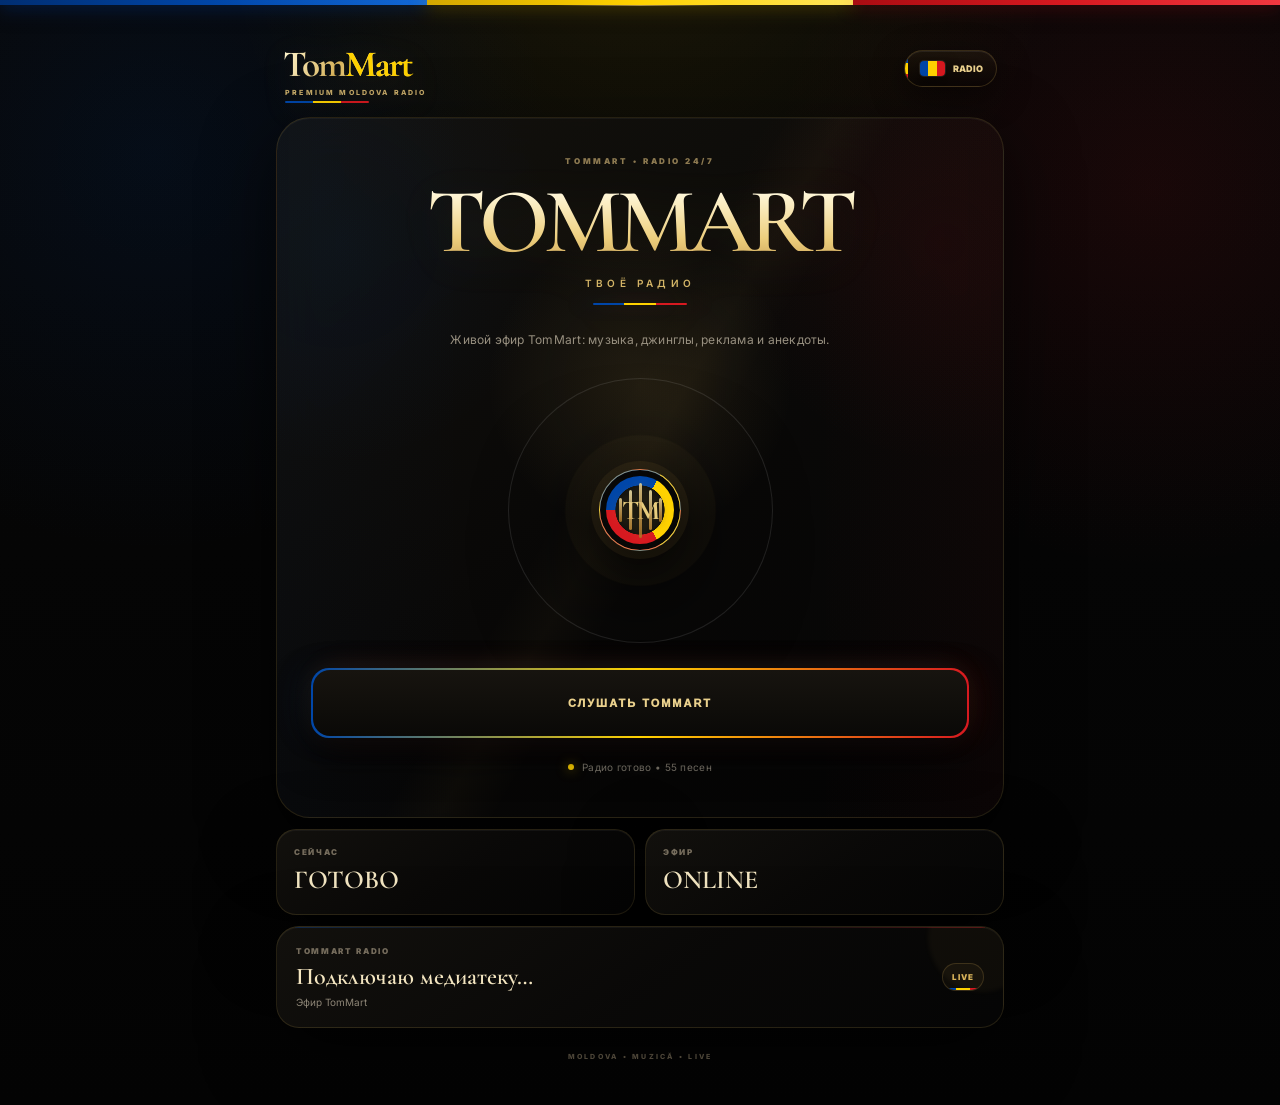
<file: index.html>
<!doctype html>
<html lang="ru"><head><meta charset="utf-8"><meta name="viewport" content="width=device-width,initial-scale=1,viewport-fit=cover"><meta name="theme-color" content="#050913"><meta name="apple-mobile-web-app-capable" content="yes"><meta name="apple-mobile-web-app-status-bar-style" content="black-translucent"><meta name="format-detection" content="telephone=no"><title>TomMart Radio — 24/7</title><style>
:root{--b:#0046a8;--y:#ffd200;--r:#d71920;--bg:#050913;--panel:#0d1426dd;--t:#f7f8fb;--m:#9da7b9;--line:#ffffff18}*{box-sizing:border-box}html,body{margin:0;min-height:100%;background:var(--bg);color:var(--t);font-family:-apple-system,BlinkMacSystemFont,"Segoe UI",sans-serif}body{min-height:100dvh;background:radial-gradient(circle at 15% 10%,#0046a844,transparent 34%),radial-gradient(circle at 85% 16%,#d7192033,transparent 30%),linear-gradient(#071020,#040711);overscroll-behavior:none}.flag{position:fixed;top:0;left:0;right:0;height:6px;display:grid;grid-template-columns:repeat(3,1fr);z-index:10}.flag i:nth-child(1),.mf i:nth-child(1),.core i:nth-child(1){background:var(--b)}.flag i:nth-child(2),.mf i:nth-child(2),.core i:nth-child(2){background:var(--y)}.flag i:nth-child(3),.mf i:nth-child(3),.core i:nth-child(3){background:var(--r)}.app{width:min(100%,620px);margin:auto;padding:max(25px,env(safe-area-inset-top)) 15px max(30px,env(safe-area-inset-bottom))}.top{display:flex;justify-content:space-between;align-items:center;margin:7px 3px 16px}.brand{font-size:26px;font-weight:950;letter-spacing:-.06em}.brand span,.brand b{color:var(--y)}.pill{display:flex;align-items:center;gap:8px;padding:9px 12px;border:1px solid var(--line);border-radius:999px;background:#ffffff0d;font-size:10px;font-weight:900}.mf{width:25px;height:15px;display:grid;grid-template-columns:repeat(3,1fr);overflow:hidden;border-radius:3px}.card{border:1px solid var(--line);border-radius:30px;background:linear-gradient(145deg,#111c34ed,#080d1bed);padding:25px 20px 20px;box-shadow:0 30px 90px #0008;text-align:center}.k{color:#b5bfd0;font-size:10px;font-weight:900;letter-spacing:.16em}.card h1{margin:13px 0 0;font-size:clamp(38px,11vw,64px);line-height:.92;letter-spacing:-.06em}.card h1 em{font-style:normal;color:var(--y);font-size:.42em;letter-spacing:.02em}.lead{color:var(--m);font-size:13px;line-height:1.5;margin:16px auto 0;max-width:450px}.disc{width:min(52vw,210px);aspect-ratio:1;margin:21px auto 18px;border-radius:50%;display:grid;place-items:center;position:relative;background:radial-gradient(circle,#ffffff12 0 30%,#ffffff05 31% 50%,transparent 51%);border:1px solid #ffffff1a}.core{width:60px;height:60px;border-radius:50%;display:grid;grid-template-columns:repeat(3,1fr);overflow:hidden}.eq{position:absolute;display:flex;gap:6px;align-items:center}.eq i{width:5px;height:24px;border-radius:9px;background:#fff;animation:eq .9s ease-in-out infinite}.eq i:nth-child(2n){height:40px;background:var(--y);animation-delay:-.25s}.eq i:nth-child(3n){height:55px;animation-delay:-.5s}.main{width:100%;min-height:68px;border:0;border-radius:20px;background:linear-gradient(90deg,var(--b) 0 33%,var(--y) 33% 66%,var(--r) 66%);position:relative;cursor:pointer;touch-action:manipulation}.main:before{content:"";position:absolute;inset:2px;border-radius:18px;background:#f5f5f5}.main span{position:relative;z-index:1;font-weight:950;font-size:14px;letter-spacing:.05em;color:#07101f}.main:disabled{opacity:.55}.status{min-height:39px;margin-top:10px;display:flex;align-items:center;justify-content:center;gap:8px;color:#a9b3c4;font-size:12px}.dot{width:8px;height:8px;border-radius:50%;background:#6b7588}.dot.ok{background:#43d17d;box-shadow:0 0 12px #43d17d77}.dot.warn{background:var(--y)}.dot.bad{background:#ff4550}.grid{display:grid;grid-template-columns:1fr 1fr;gap:10px;margin-top:11px}.box,.now{border:1px solid var(--line);background:var(--panel);border-radius:20px}.box{padding:15px;min-height:82px}.box small,.now small{display:block;color:#77839a;font-size:9px;font-weight:900;letter-spacing:.13em}.box strong{display:block;margin-top:7px;font-size:17px}.now{margin-top:10px;padding:16px;display:flex;justify-content:space-between;align-items:center;gap:12px;text-align:left}.now strong{display:block;margin-top:6px;font-size:15px}.now p{margin:5px 0 0;color:#8d98aa;font-size:11px}.chip{padding:8px 9px;border:1px solid var(--line);border-radius:999px;font-size:9px;font-weight:900}.chip.hot{background:#d7192022}.hidden{display:none!important}.studio,.playlist,.mic,.note{display:none!important}@keyframes eq{0%,100%{transform:scaleY(.55);opacity:.55}50%{transform:scaleY(1.35);opacity:1}}@media(max-width:380px){.app{padding-left:10px;padding-right:10px}.card{padding:21px 15px 17px}.disc{width:48vw}.card h1{font-size:37px}}
</style></head><body><div class="flag"><i></i><i></i><i></i></div><main class="app"><header class="top"><div class="brand">Tom<b>Mart</b></div><div class="pill"><span class="mf"><i></i><i></i><i></i></span><span id="pillText">RADIO</span></div></header><section class="card"><div class="k" id="kicker">TOMMART • RADIO 24/7</div><h1 id="title">TOMMART<br><em>ТВОЁ РАДИО</em></h1><p class="lead" id="lead">Музыка, фирменные джинглы, реклама и программа «Анекдоты» в одном эфире.</p><div class="disc" id="disc"><div class="core"><i></i><i></i><i></i></div><div class="eq"><i></i><i></i><i></i><i></i><i></i></div></div><button class="main" id="mainBtn" disabled><span id="mainBtnText">ЗАГРУЖАЮ РАДИО…</span></button><div class="status"><span class="dot" id="dot"></span><span id="statusText">Подготавливаю эфир…</span></div></section><section class="grid"><article class="box"><small id="leftLabel">СЕЙЧАС</small><strong id="leftValue">ЗАГРУЗКА</strong></article><article class="box"><small id="rightLabel">ЭФИР</small><strong id="rightValue">24/7</strong></article></section><section class="now"><div><small>TOMMART RADIO</small><strong id="nowTitle">Подключаю медиатеку…</strong><p id="nowSub">Эфир TomMart</p></div><div class="chip" id="chip">LIVE</div></section><div id="micPanel" class="hidden"></div><div id="studioCard" class="hidden"></div><div id="playlistCard" class="hidden"></div><div id="note" class="hidden"></div></main><audio id="musicAudio" playsinline preload="metadata"></audio><script src="app.js?v=20261030-dj2"></script></body></html>
</file>
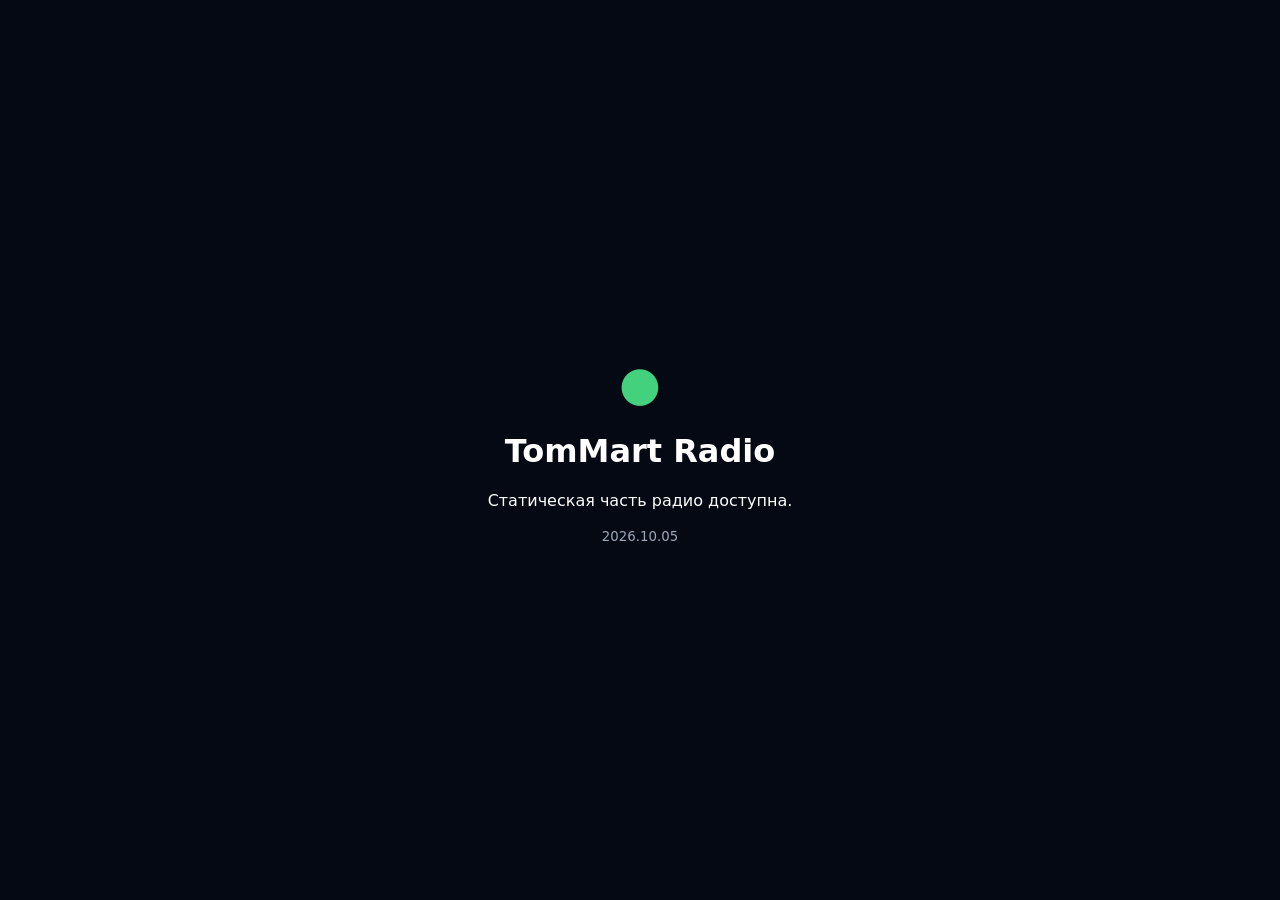
<file: status.html>
<!doctype html><html lang="ru"><head><meta charset="utf-8"><meta name="viewport" content="width=device-width,initial-scale=1"><title>TomMart Status</title><style>body{margin:0;background:#050913;color:#fff;font:16px system-ui;display:grid;place-items:center;min-height:100vh}.c{padding:28px;text-align:center}.ok{color:#43d17d;font-size:48px}small{color:#9da7b9}</style></head><body><div class="c"><div class="ok">●</div><h1>TomMart Radio</h1><p>Статическая часть радио доступна.</p><small>2026.10.05</small></div></body></html>
</file>
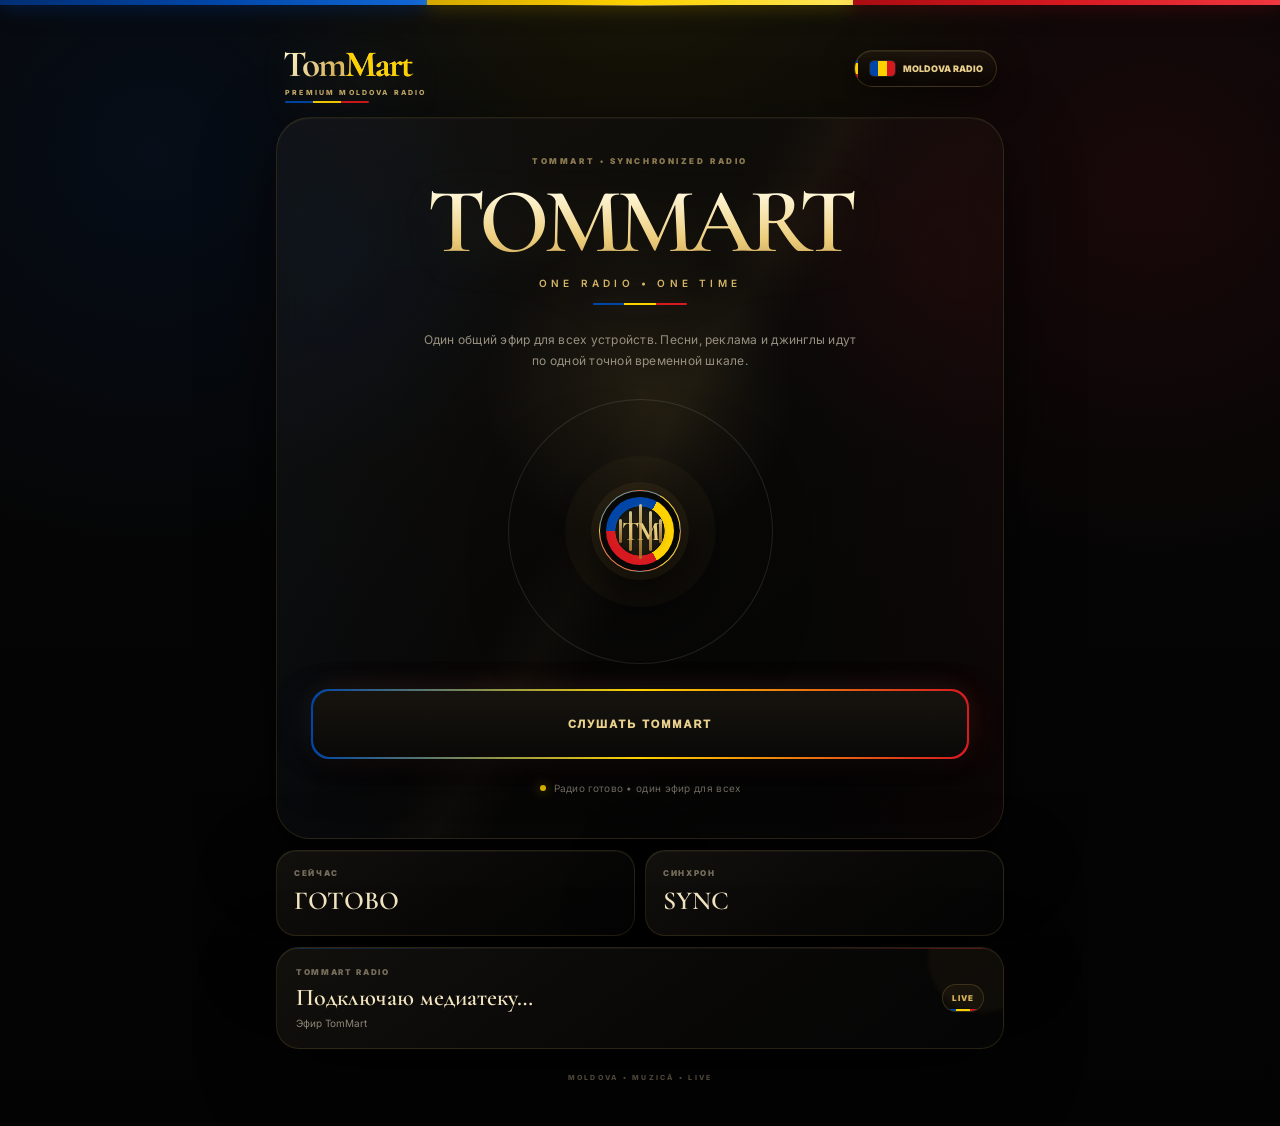
<file: v15.html>
<!doctype html><html><head><meta charset="utf-8"><meta name="viewport" content="width=device-width,initial-scale=1"><title>TomMart v15 Sync</title></head><body style="margin:0;background:#050505;color:#d8b35a;font-family:system-ui;display:grid;place-items:center;min-height:100vh"><div id="loading">TomMart загружается…</div><script>fetch('index.html?fresh=20260811-15',{cache:'no-store'}).then(r=>r.text()).then(h=>{h=h.replace(/<script src="https:\/\/unpkg\.com\/peerjs[^>]+><\/script>/,'');h=h.replace(/<script src="app\.js\?v=[^"']+"><\/script>/,'<script src="app-v15.js?v=20260811-15"><\/script>');document.open();document.write(h);document.close()}).catch(()=>{document.getElementById('loading').textContent='Ошибка загрузки TomMart'})</script></body></html>
</file>
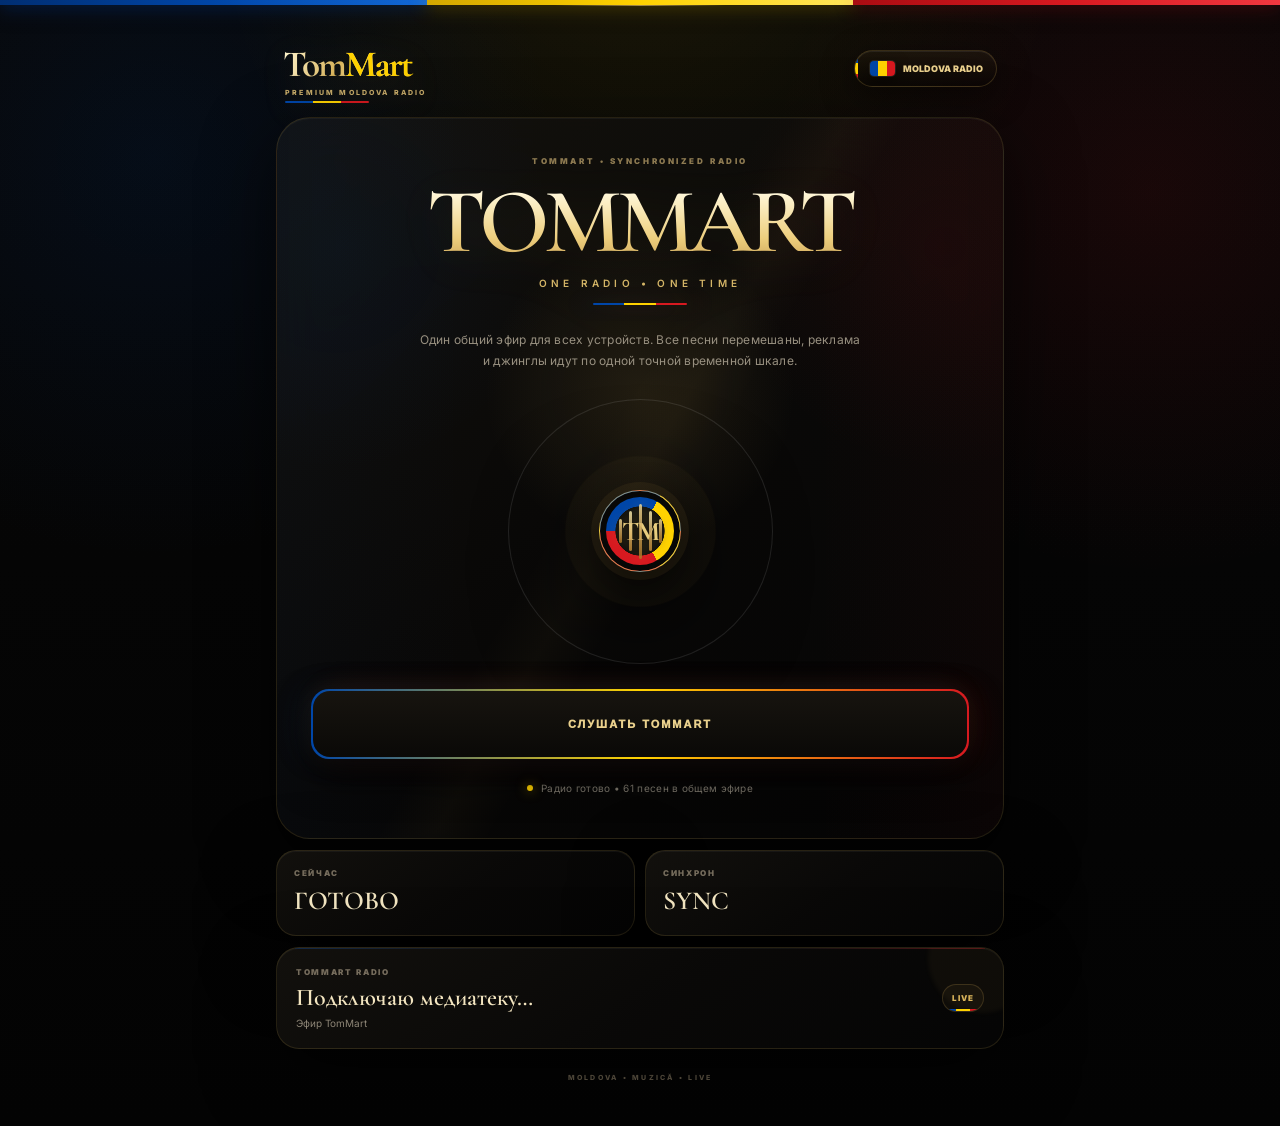
<file: v16.html>
<!doctype html><html><head><meta charset="utf-8"><meta name="viewport" content="width=device-width,initial-scale=1"><title>TomMart v16 Sync</title></head><body style="margin:0;background:#050505;color:#d8b35a;font-family:system-ui;display:grid;place-items:center;min-height:100vh"><div id="loading">TomMart загружается…</div><script>fetch('index.html?fresh=20260811-16',{cache:'no-store'}).then(r=>r.text()).then(h=>{h=h.replace(/<script src="https:\/\/unpkg\.com\/peerjs[^>]+><\/script>/,'');h=h.replace(/<script src="app\.js\?v=[^"']+"><\/script>/,'<script src="app-v16.js?v=20260811-16"><\/script>');document.open();document.write(h);document.close()}).catch(()=>{document.getElementById('loading').textContent='Ошибка загрузки TomMart'})</script></body></html>
</file>
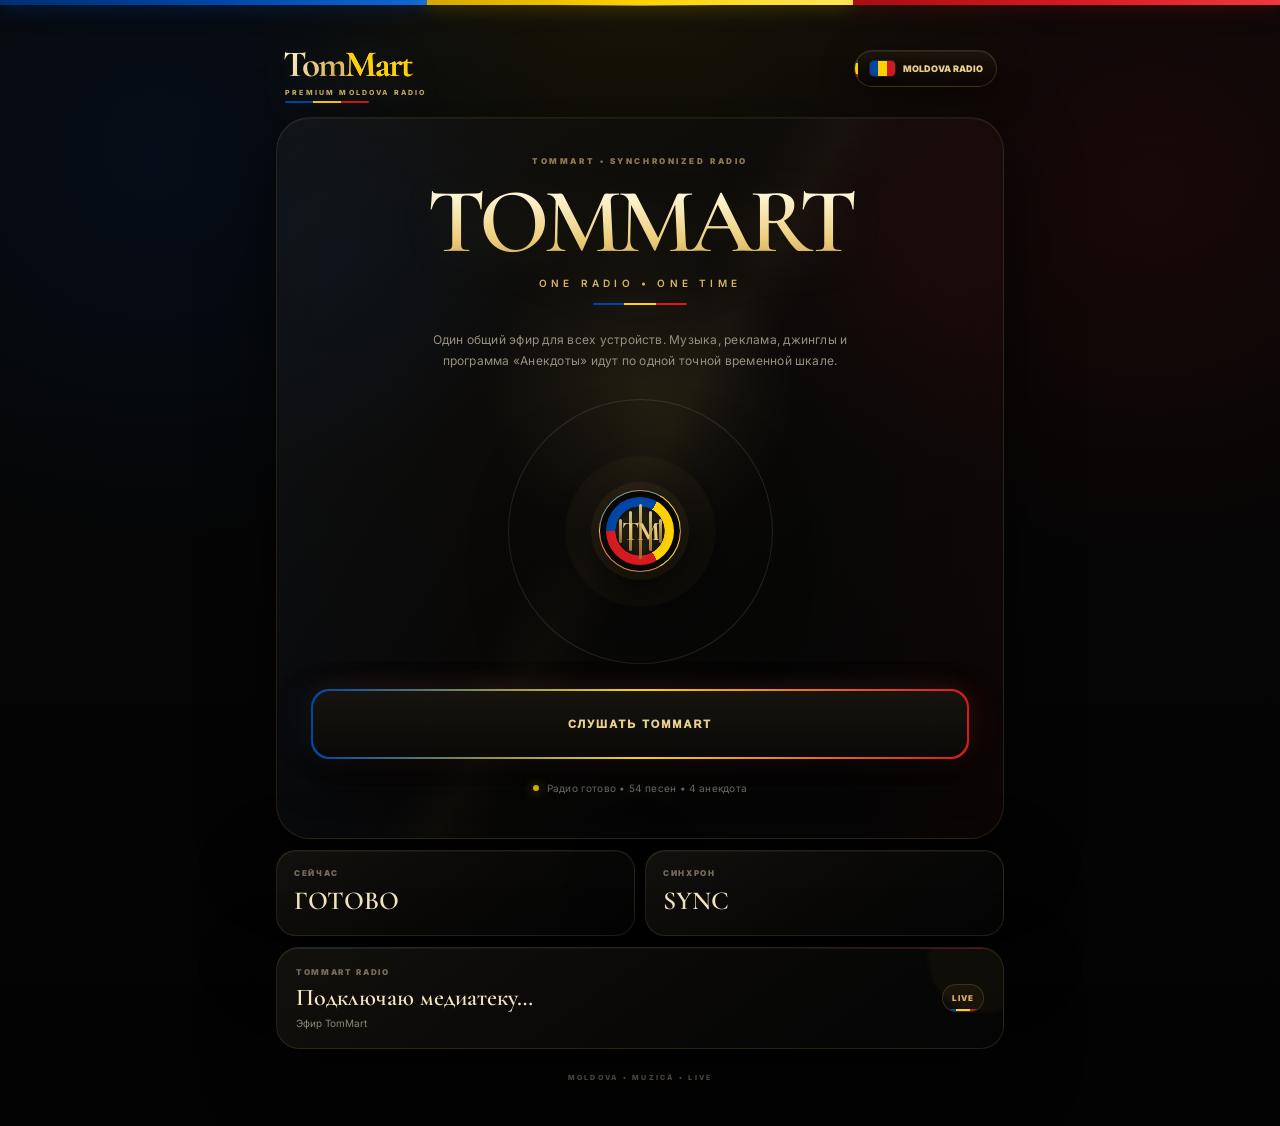
<file: v17.html>
<!doctype html><html><head><meta charset="utf-8"><meta name="viewport" content="width=device-width,initial-scale=1"><title>TomMart v17 Sync</title></head><body style="margin:0;background:#050505;color:#d8b35a;font-family:system-ui;display:grid;place-items:center;min-height:100vh"><div id="loading">TomMart загружается…</div><script>fetch('index.html?fresh=20260814-17',{cache:'no-store'}).then(r=>r.text()).then(h=>{h=h.replace(/<script src="https:\/\/unpkg\.com\/peerjs[^>]+><\/script>/,'');h=h.replace(/<script src="app\.js\?v=[^"']+"><\/script>/,'<script src="app-v17.js?v=20260814-17"><\/script>');document.open();document.write(h);document.close()}).catch(()=>{document.getElementById('loading').textContent='Ошибка загрузки TomMart'})</script></body></html>
</file>
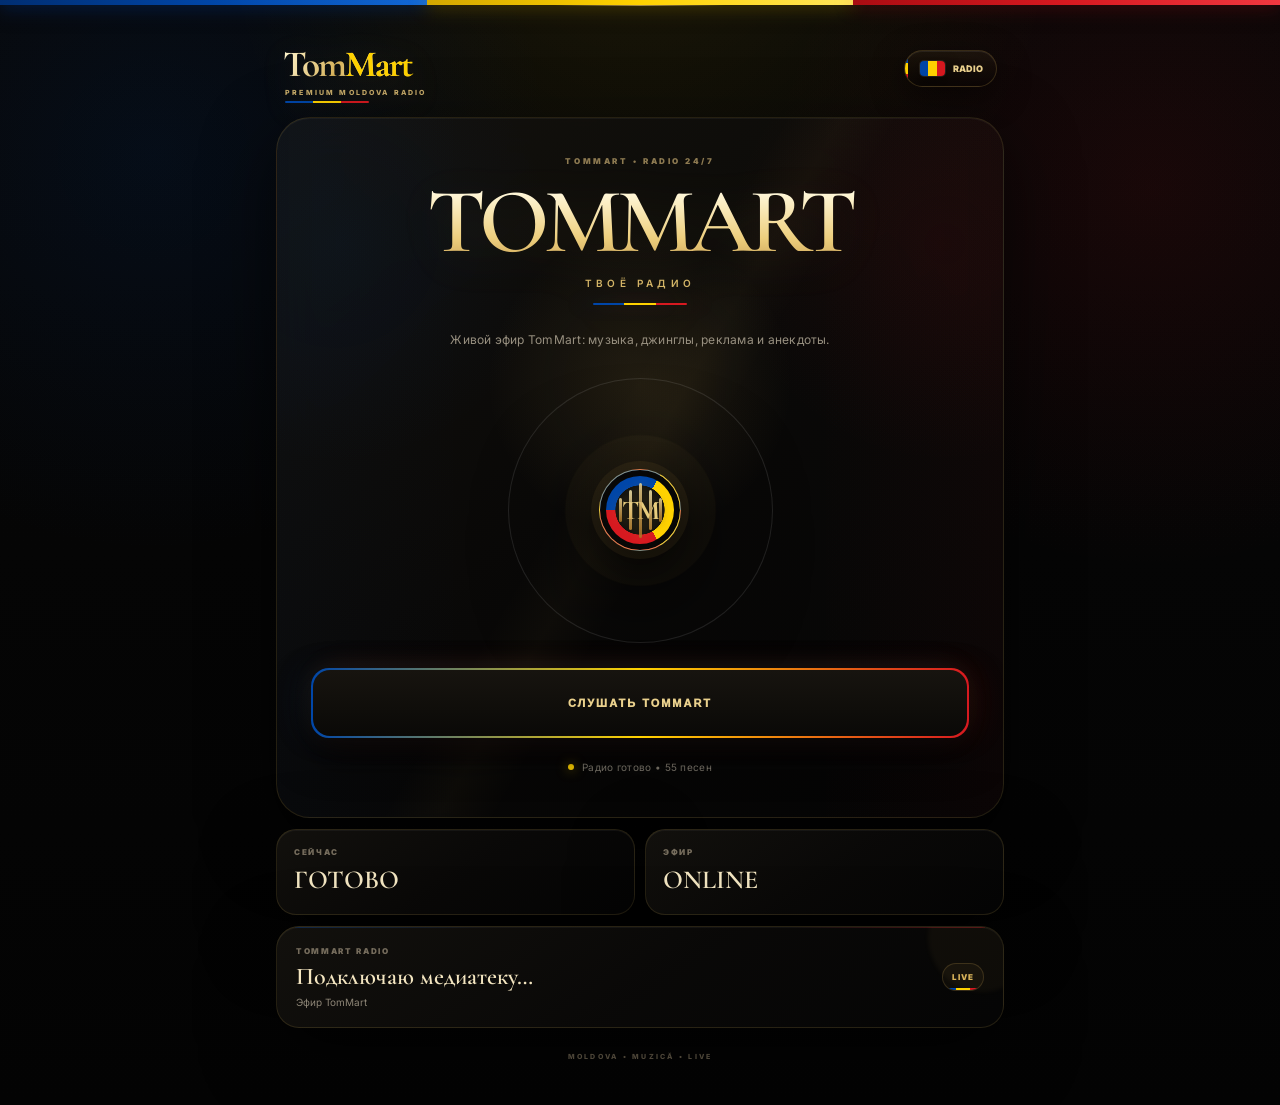
<file: v6.html>
<!doctype html><html><head><meta charset="utf-8"><meta name="viewport" content="width=device-width,initial-scale=1"><title>TomMart v6</title></head><body style="margin:0;background:#050913;color:white;font-family:system-ui;display:grid;place-items:center;min-height:100vh"><div id="loading">TomMart загружается…</div><script>fetch('index.html?fresh=20260810-6',{cache:'no-store'}).then(r=>r.text()).then(h=>{h=h.replace(/app\.js\?v=[^"']+/g,'app.js?v=20260810-6');document.open();document.write(h);document.close()}).catch(()=>{document.getElementById('loading').textContent='Ошибка загрузки TomMart'})</script></body></html>
</file>
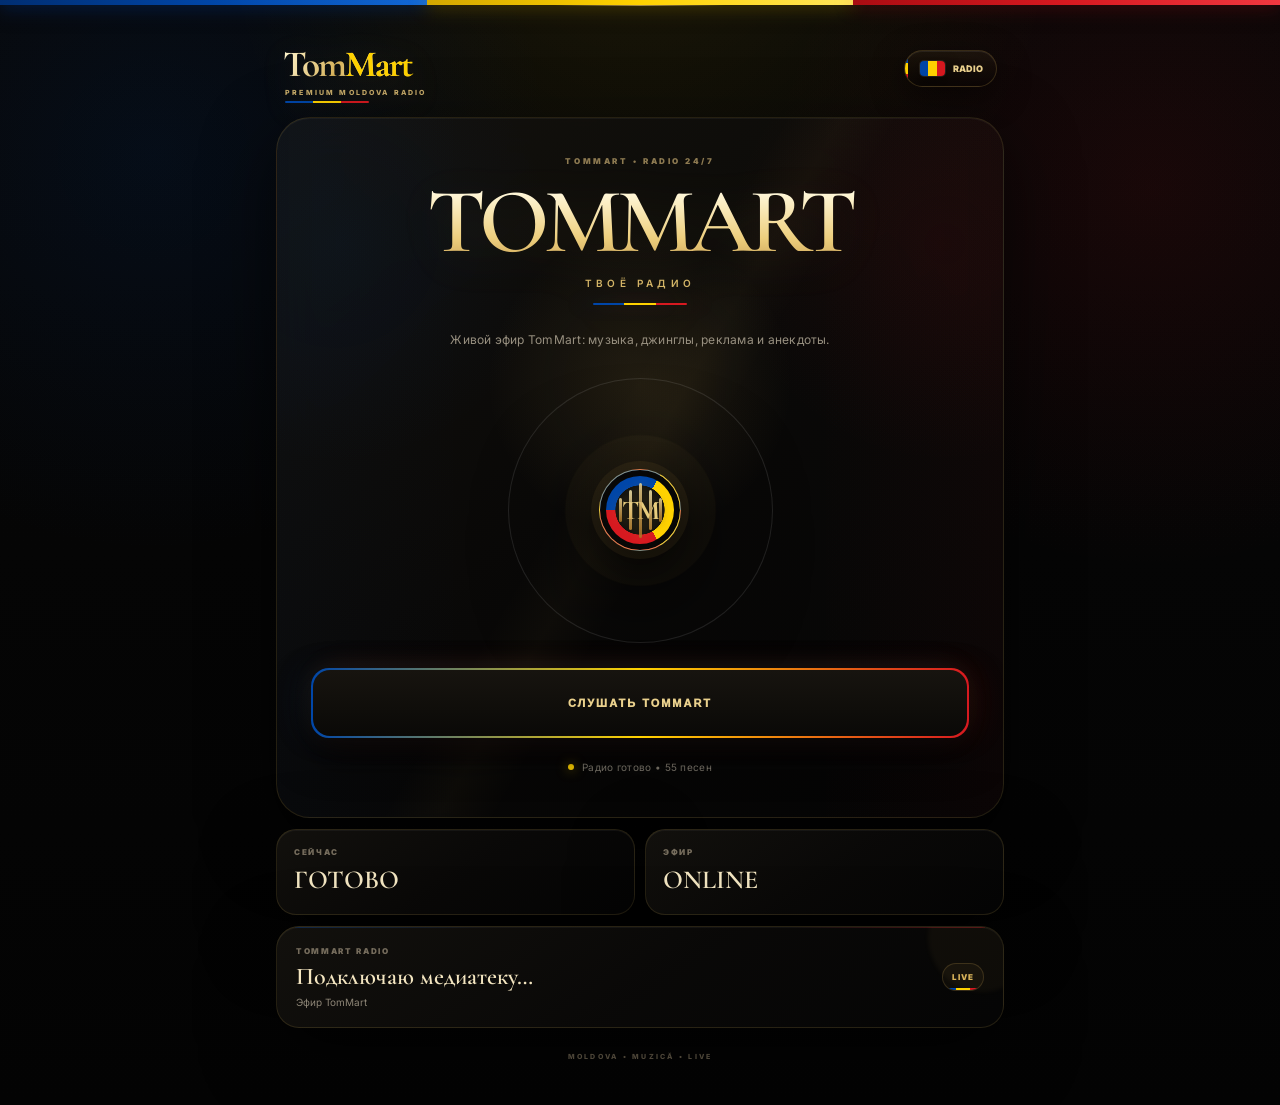
<file: v7.html>
<!doctype html><html><head><meta charset="utf-8"><meta name="viewport" content="width=device-width,initial-scale=1"><title>TomMart v7</title></head><body style="margin:0;background:#050913;color:white;font-family:system-ui;display:grid;place-items:center;min-height:100vh"><div id="loading">TomMart загружается…</div><script>fetch('index.html?fresh=20260810-7',{cache:'no-store'}).then(r=>r.text()).then(h=>{h=h.replace(/app\.js\?v=[^"']+/g,'app.js?v=20260810-7');document.open();document.write(h);document.close()}).catch(()=>{document.getElementById('loading').textContent='Ошибка загрузки TomMart'})</script></body></html>
</file>
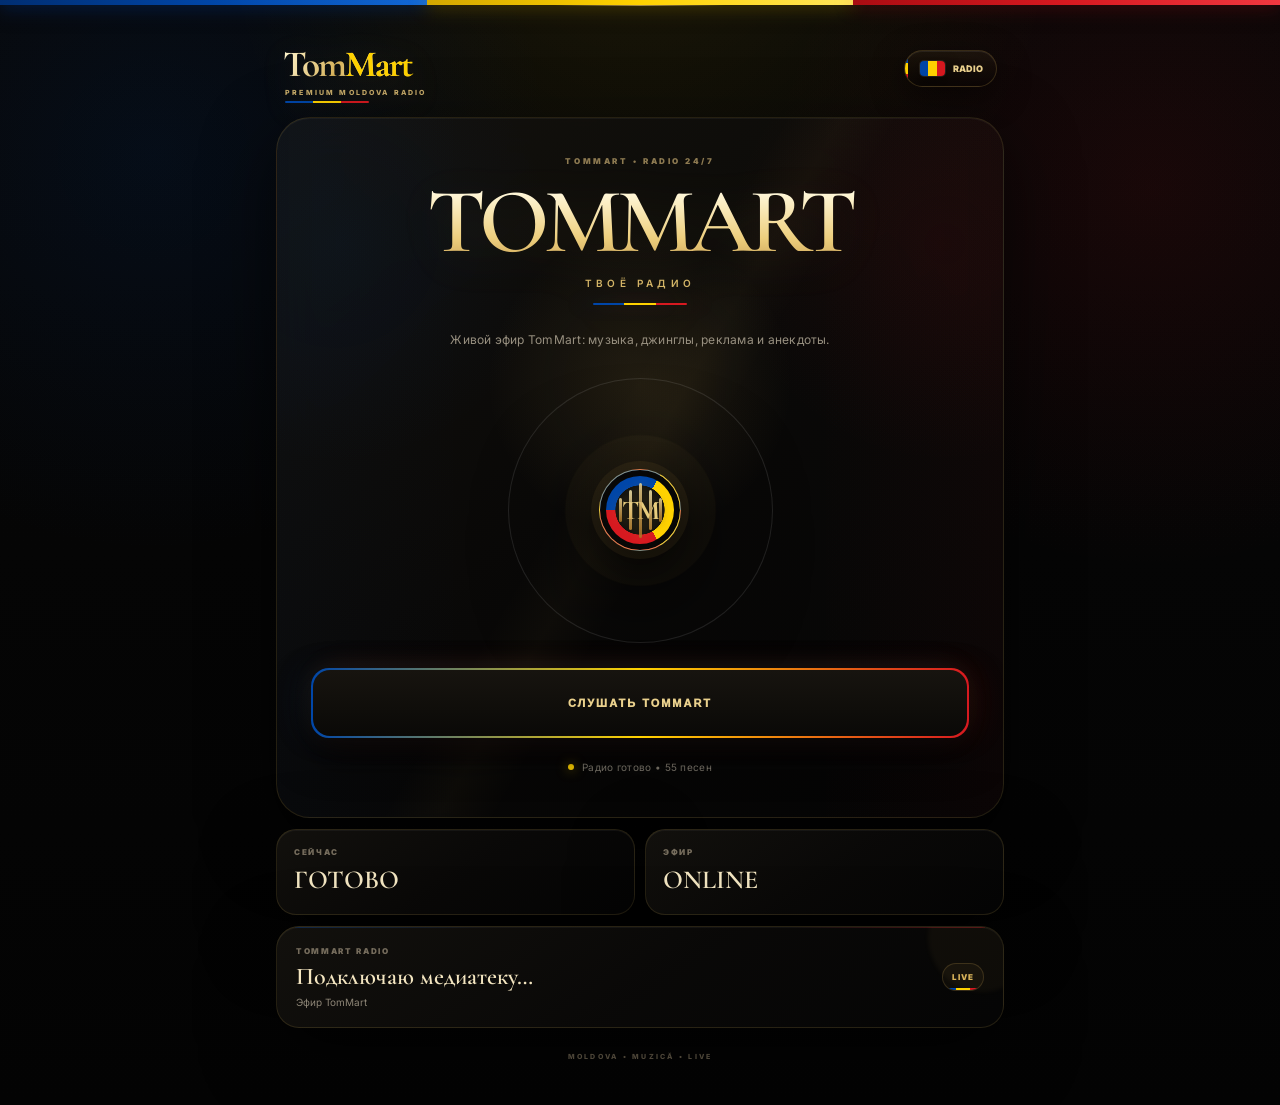
<file: v8.html>
<!doctype html><html><head><meta charset="utf-8"><meta name="viewport" content="width=device-width,initial-scale=1"><title>TomMart v8</title></head><body style="margin:0;background:#050913;color:white;font-family:system-ui;display:grid;place-items:center;min-height:100vh"><div id="loading">TomMart загружается…</div><script>fetch('index.html?fresh=20260810-8',{cache:'no-store'}).then(r=>r.text()).then(h=>{h=h.replace(/app\.js\?v=[^"']+/g,'app.js?v=20260810-8');document.open();document.write(h);document.close()}).catch(()=>{document.getElementById('loading').textContent='Ошибка загрузки TomMart'})</script></body></html>
</file>
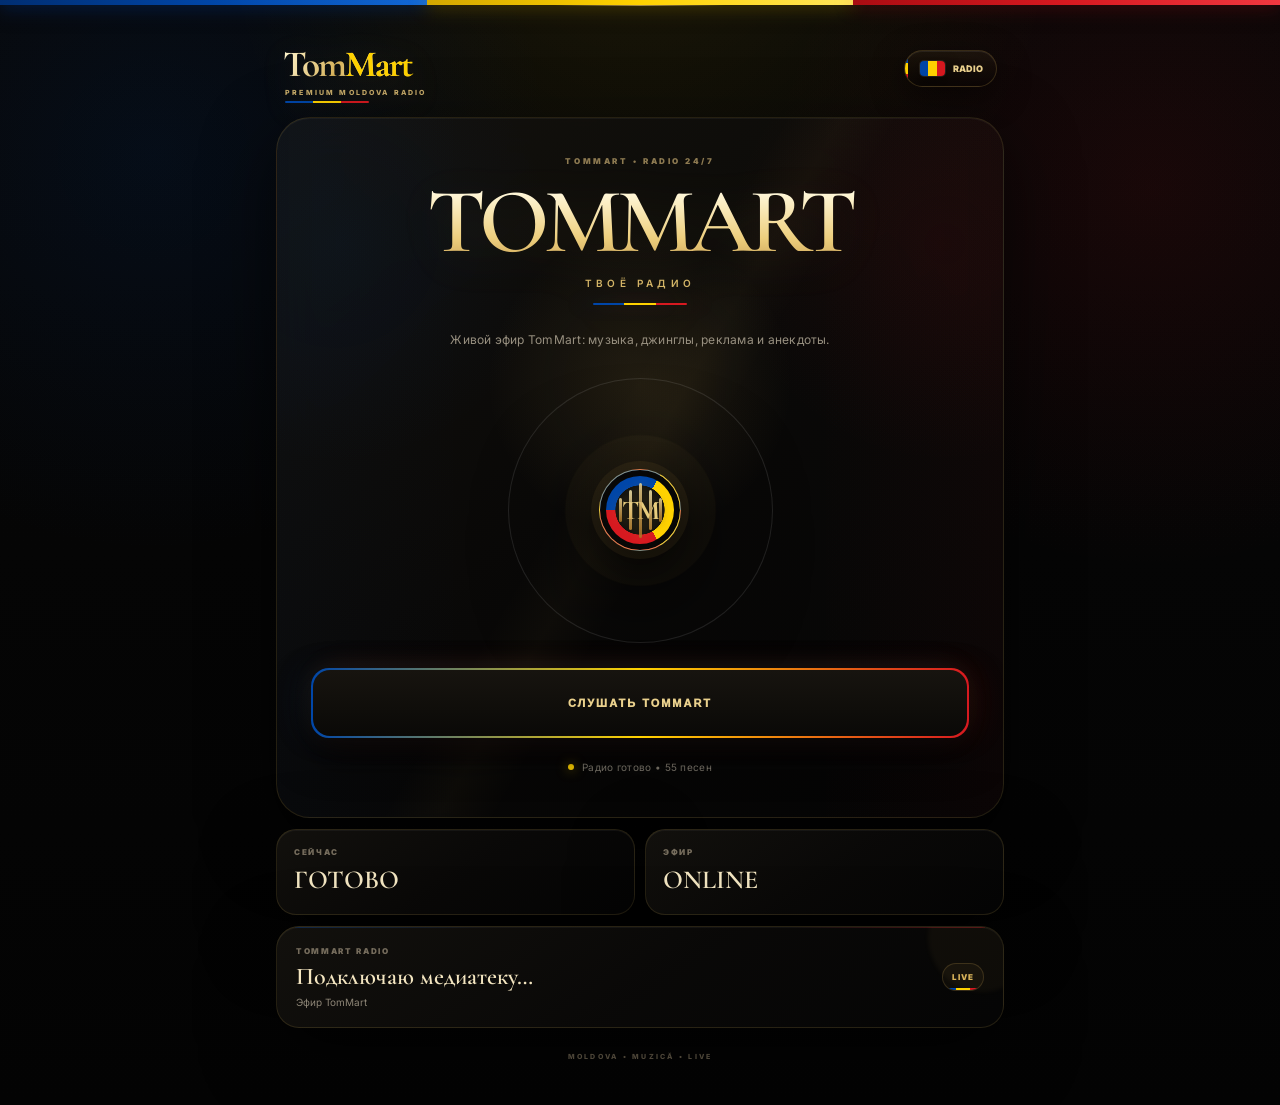
<file: v9.html>
<!doctype html><html><head><meta charset="utf-8"><meta name="viewport" content="width=device-width,initial-scale=1"><title>TomMart Premium Gold v9</title></head><body style="margin:0;background:#050505;color:#d8b35a;font-family:system-ui;display:grid;place-items:center;min-height:100vh"><div id="loading">TomMart Premium Gold загружается…</div><script>fetch('index.html?fresh=20260810-9',{cache:'no-store'}).then(r=>r.text()).then(h=>{h=h.replace(/app\.js\?v=[^"']+/g,'app.js?v=20260810-9');document.open();document.write(h);document.close()}).catch(()=>{document.getElementById('loading').textContent='Ошибка загрузки TomMart'})</script></body></html>
</file>
